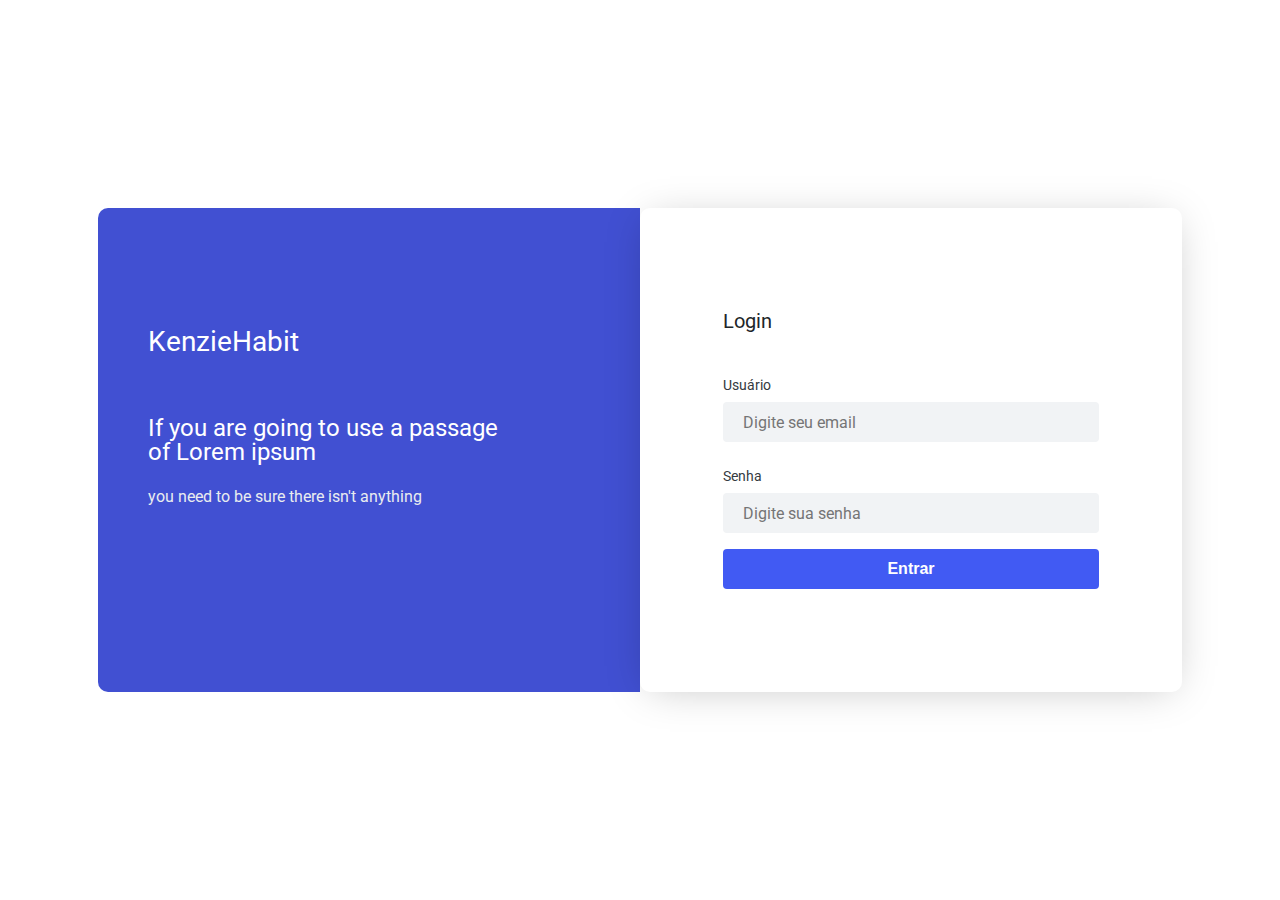
<file: index.html>
<!DOCTYPE html>
<html lang="en">
<head>

    <link rel="stylesheet" href="./src/css/reset.css">
    <link rel="stylesheet" href="./src/css/root.css">
    <link rel="stylesheet" href="./src/css/index/styleLogin.css">

    <meta charset="UTF-8" />
    <meta http-equiv="X-UA-Compatible" content="IE=edge" />
    <meta name="viewport" content="width=device-width, initial-scale=1.0" />

    <title>Kenzie Habit</title>

    <script defer type="module" src="./src/js/scripts/login.js"></script>
</head>
<body>
  <section class="login">
    <div class="texto">
      <h1 id="titulo">KenzieHabit</h1>
      <p id="segundaLinha">If you are going to use a passage <br>
        of Lorem ipsum
      </p>  
      <p id="terceiraLinha">you need to be sure there isn't anything
      </p>
    </div>
    <div class="dados">
    <form>
      <h1 id="tituloLogin">Login</h1>
        <p>
          <p id="emailEstatico">Usuário</p>
            <label for="email"></label>
            <input type="email" class="linhas" id="mail" placeholder="Digite seu email" required />
        </p>
        <p>
            <p id="senhaEstatica">Senha</p>
            <label for="senha"></label>
            <input type="password" class="linhas" id="password" placeholder="Digite sua senha" required />
        </p>

        <button class="linhas" id="botaoLogin">Entrar</button>
    </form>
  </div>
  </section>
</body>
</html>
</file>
<file: src/css/root.css>
:root{

    /* Cors */

    --cor-primary-1:65, 90, 243;
    --cor-primary-2:65, 80, 210;
    --cor-primary-3:215, 228, 251;

    --cor-grey-1:33, 37, 41;
    --cor-grey-2:52, 58, 64;
    --cor-grey-3:173, 181, 189;
    --cor-grey-4:233, 236, 239;
    --cor-grey-5:241, 243, 245;
    --cor-grey-6:248, 249, 250;
    --cor-grey-7:161, 161, 161;

    --cor-white-1:250, 250, 250;
    --cor-white-2:255, 255, 255;

    --cor-black-1:0, 0, 0;

    --cor-sucess:86, 207, 142;
    --cor-error-1:230, 68, 69;
    --cor-error-2:240, 56, 57;

    /* Tipografia */

    --font-inter:'Inter', sans-serif;

    /* titulo */

    --font-title-1-tamanho:40px;

    --font-title-2-tamanho:28px;

    --font-title-3-tamanho:24px;

    --font-title-4-tamanho:22px;

    --font-title-5-tamanho:20px;

    --font-title-6-tamanho:16px;

    --font-title-grossura:600;

    /* texto */

    --font-text-1-tamanho:18px;
    --font-text-1-4-grossura:400;
    --font-text-1-5-grossura:500;

    --font-text-2-tamanho:16px;
    --font-text-2-4-grossura:400;
    --font-text-2-5-grossura:500;

    --font-text-3-tamanho:14px;
    --font-text-3-4-grossura:400;
    --font-text-3-5-grossura:500;
    --font-text-3-6-grossura:600;
}
</file>
<file: src/css/index/styleLogin.css>
@import url('https://fonts.googleapis.com/css2?family=Roboto:ital,wght@0,100;0,300;0,400;0,500;0,700;0,900;1,100;1,300;1,400;1,500;1,700;1,900&display=swap');

body{
    font-family: 'Roboto', sans-serif;
}

.login{
    width: 100vw;
    height: 100vh;
    display: flex;
    flex-direction: row;
    align-items: center;
    justify-content: center;
}

.texto{
    width: 542px;
    height: 484px;
    background-color: #4150D2;
    border-radius: 10px 0px 0px 10px;
}
.dados{
    width: 542px;
    height: 484px;  
    box-shadow: 0px 4px 40px -10px rgba(0, 0, 0, 0.25);
    display: flex;
    flex-direction: column;
    justify-content: center;
    align-items: center;
    border-radius: 10px;
}


#tituloLogin{
    font-size: 20px;
    color: #212529
}

#mail, #password{
    width: 376px;
    height: 40px;
    min-height: 40px;
    max-height: 40px;
    box-sizing: border-box;
    background-color: #F1F3F5;
    border: 2px solid transparent;
    transition: all 0.4s;
    outline: none;
    size: 16px;
    padding-left: 18px;
    border-radius: 4px;
}  

#emailEstatico{
    font-size: 14px;
    color: #343A40;
    margin: 47px 0px 10px 0px;
}

#senhaEstatica{
    font-size: 14px;
    color: #343A40;
    margin: 27px 0px 10px 0px;
}

#mail:hover, #mail:focus{
    border: solid 2px;
    border-color: #415AF3;
}
#password:hover, #password:focus{
    border: solid 2px;
    border-color: #415AF3;
}


#botaoLogin{
    width: 376px;
    height: 40px;
    color: white;
    background-color: #415AF3;
    border: none;
    margin: 16px 0px 0px 0px;
    border-radius: 4px;
    size: 16px;
    font-family: var(--font-inter);
    font-weight: 600;
}

#titulo{
    font-size: 28px;
    margin: 120px 0px 60px 50px;
    color: white;
}

#segundaLinha{
    font-size: 24px;
    margin: 0px 0px 0px 50px;
    color: white;
}

#terceiraLinha{
    font-size: 16px;
    margin: 25px 0px 0px 50px;
    color: #E9ECEF;
}

@media (max-width: 800px){

    .texto{
        display: none;
    }
    body{
        display: flex;
        justify-content: center;
        align-items: center;
    }
    
    .dados{
        width: 300px;
        height: 400px;
        display: flex;
        justify-content: center;
        align-items: center;
    }
    
    #tituloLogin{
        font-size: 15px;
        color: #212529;
        text-align: center;
    }
    
    #mail{
        width: 200px;
        height: 20px;
        background-color: #F1F3F5;
        border: 2px solid transparent;
        transition: all 0.4s;
        outline: none;
       
    }
    #password{
        width: 200px;
        height: 20px;
        background-color: #F1F3F5;
        border: 2px solid transparent;
        transition: all 0.4s; 
        outline: none; 
    }
    #emailEstatico{
        font-size: 12px;
        color: #343A40;
        margin: 24px 0px 3px 0px;
    }
    
    #senhaEstatica{
        font-size: 12px;
        color: #343A40;
        margin: 0px 0px 3px 0px;
    }
    #botaoLogin{
        width: 210px;
        height: 30px;
        color: white;
        background-color: #415AF3;
        border: none;
        margin: 16px 0px 0px 0px;
    }

}
</file>
